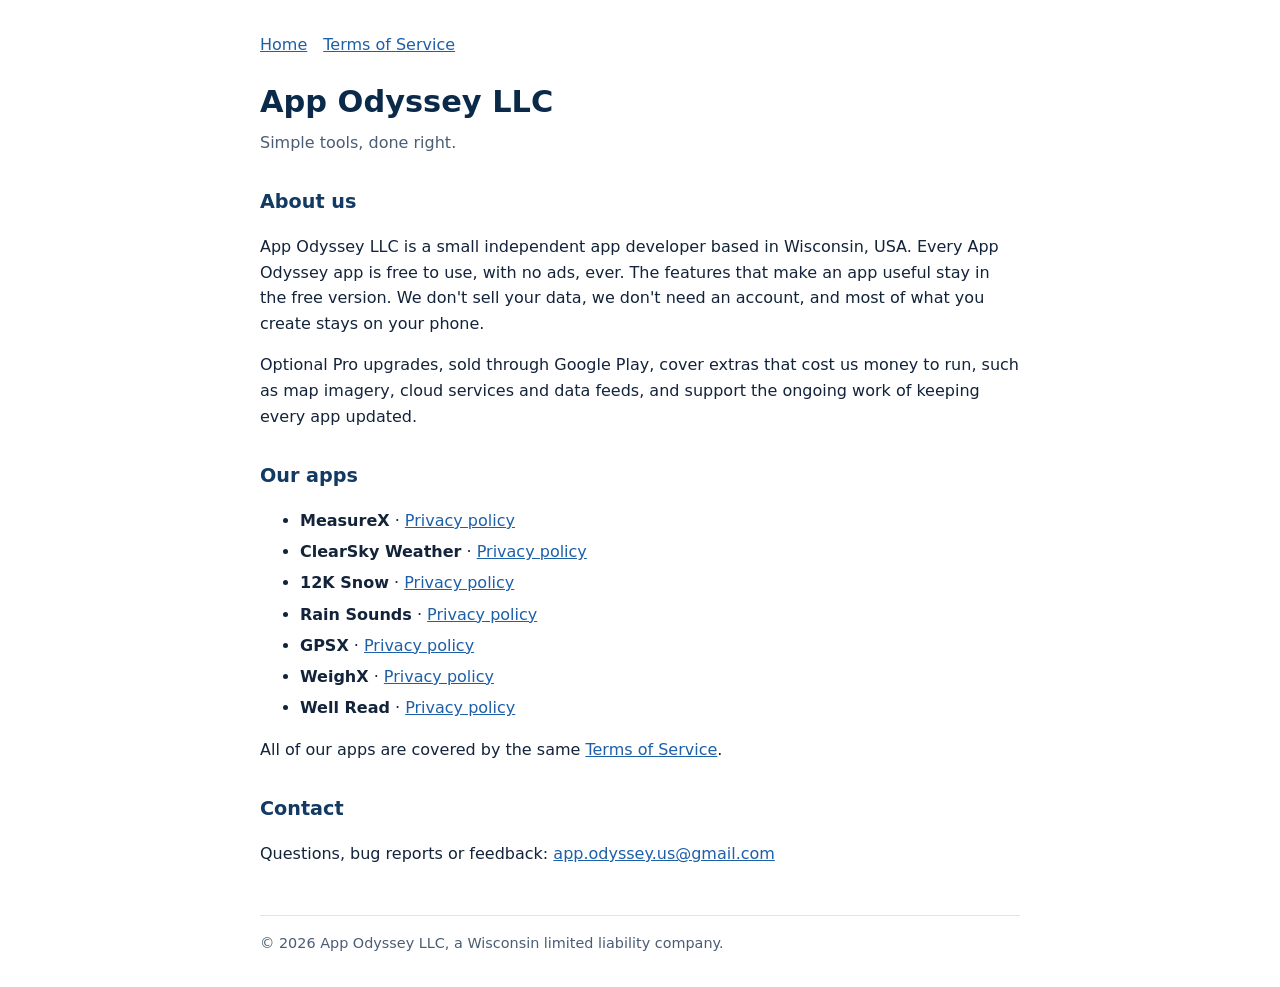
<file: index.html>
<!doctype html>
<html lang="en"><head><meta charset="utf-8"><meta name="google-site-verification" content="I7Ui18bkLc6b4eRYlI24301lXXs8e3VjGN0Ie93j7j8" /><meta name="viewport" content="width=device-width,initial-scale=1">
<title>App Odyssey LLC</title>
<meta name="description" content="App Odyssey LLC makes simple Android apps that are free to use, with no ads and no accounts.">
<link rel="stylesheet" href="style.css">
</head><body>
<nav><a href="./">Home</a><a href="terms.html">Terms of Service</a></nav>
<h1>App Odyssey LLC</h1>
<p class="tag">Simple tools, done right.</p>

<h2>About us</h2>
<p>App Odyssey LLC is a small independent app developer based in Wisconsin, USA. Every App Odyssey app is free to use, with no ads, ever. The features that make an app useful stay in the free version. We don't sell your data, we don't need an account, and most of what you create stays on your phone.</p>
<p>Optional Pro upgrades, sold through Google Play, cover extras that cost us money to run, such as map imagery, cloud services and data feeds, and support the ongoing work of keeping every app updated.</p>

<h2>Our apps</h2>
<ul>
<li><strong>MeasureX</strong> &middot; <a href="https://appodysseyus-coder.github.io/measurex-privacy/">Privacy policy</a></li>
<li><strong>ClearSky Weather</strong> &middot; <a href="https://appodysseyus-coder.github.io/clearsky-privacy/">Privacy policy</a></li>
<li><strong>12K Snow</strong> &middot; <a href="https://appodysseyus-coder.github.io/12k-snow-privacy/">Privacy policy</a></li>
<li><strong>Rain Sounds</strong> &middot; <a href="https://appodysseyus-coder.github.io/rain-sounds-privacy/">Privacy policy</a></li>
<li><strong>GPSX</strong> &middot; <a href="https://appodysseyus-coder.github.io/gpsx-privacy/">Privacy policy</a></li>
<li><strong>WeighX</strong> &middot; <a href="https://appodysseyus-coder.github.io/weighx-privacy/">Privacy policy</a></li>
<li><strong>Well Read</strong> &middot; <a href="https://appodysseyus-coder.github.io/well-read-privacy/">Privacy policy</a></li>
</ul>
<p>All of our apps are covered by the same <a href="terms.html">Terms of Service</a>.</p>

<h2>Contact</h2>
<p>Questions, bug reports or feedback: <a href="mailto:app.odyssey.us@gmail.com">app.odyssey.us@gmail.com</a></p>

<footer>&copy; 2026 App Odyssey LLC, a Wisconsin limited liability company.</footer>
</body></html>
</file>
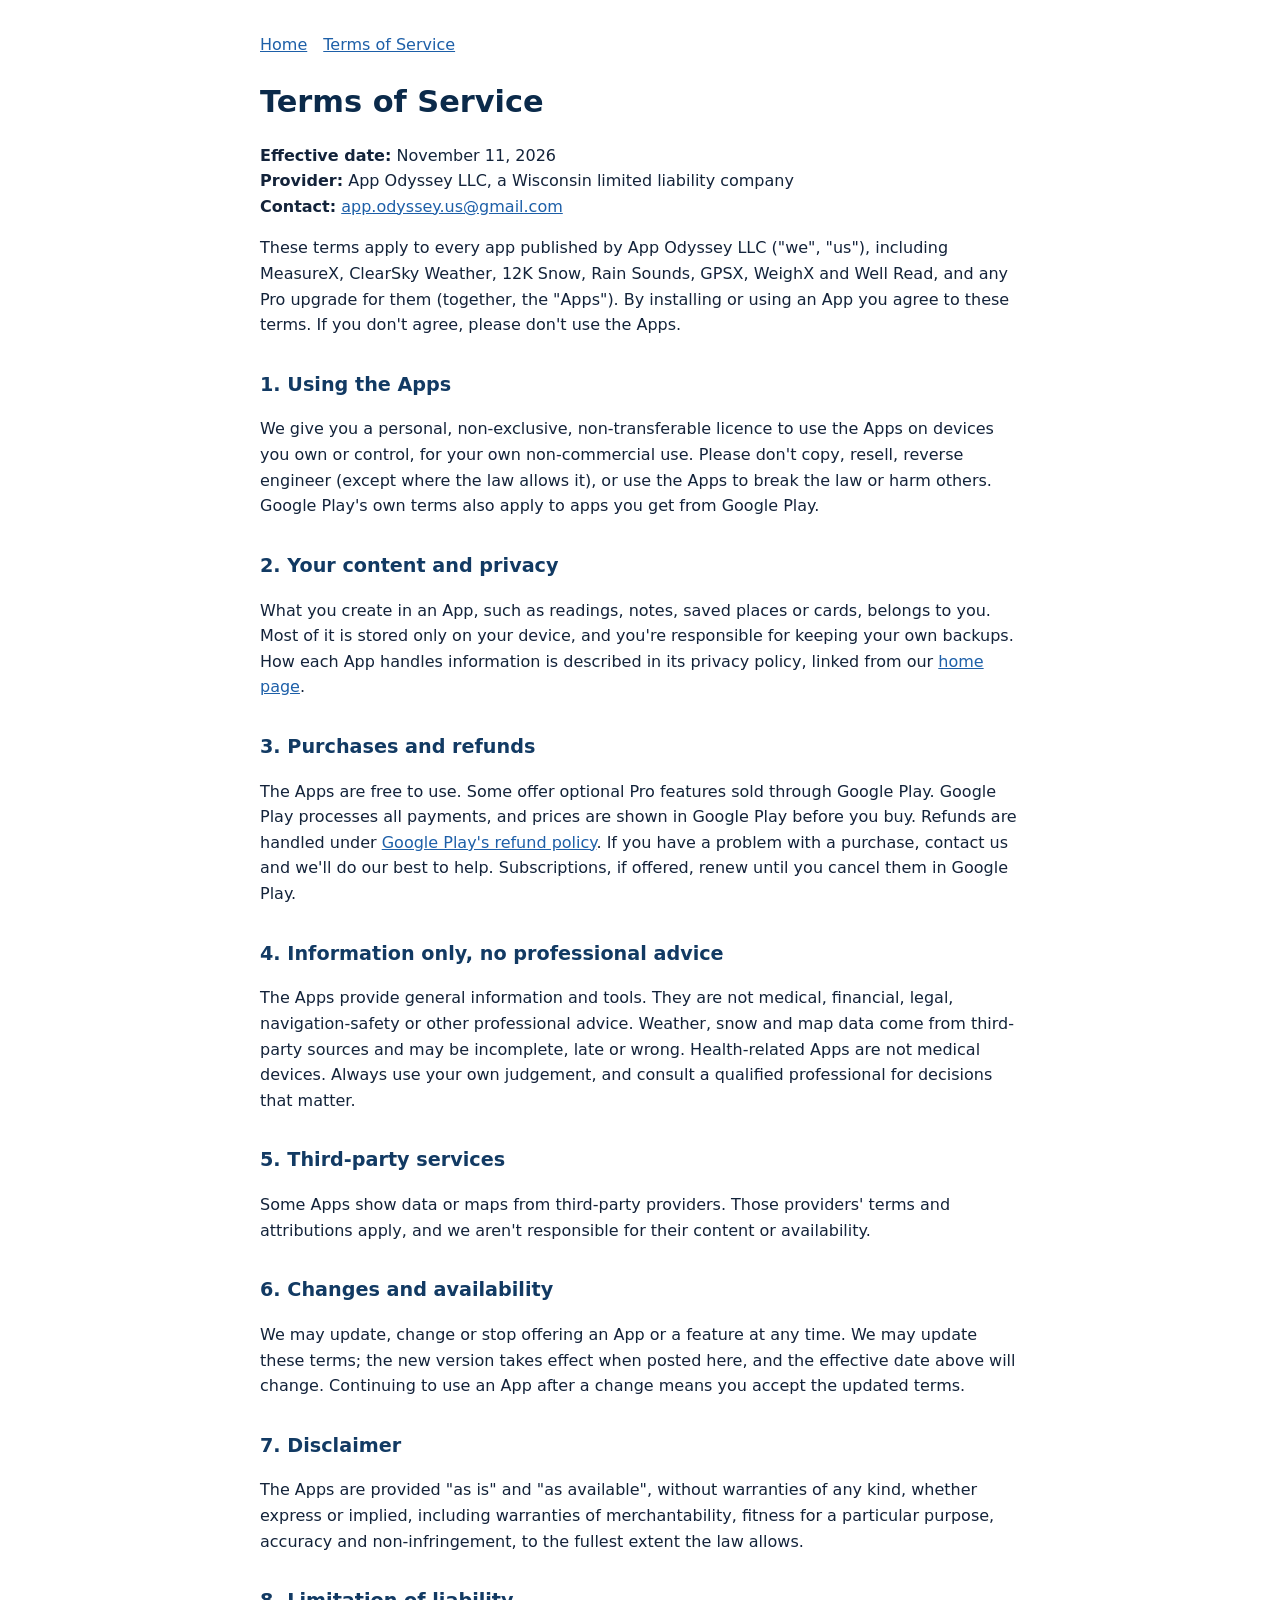
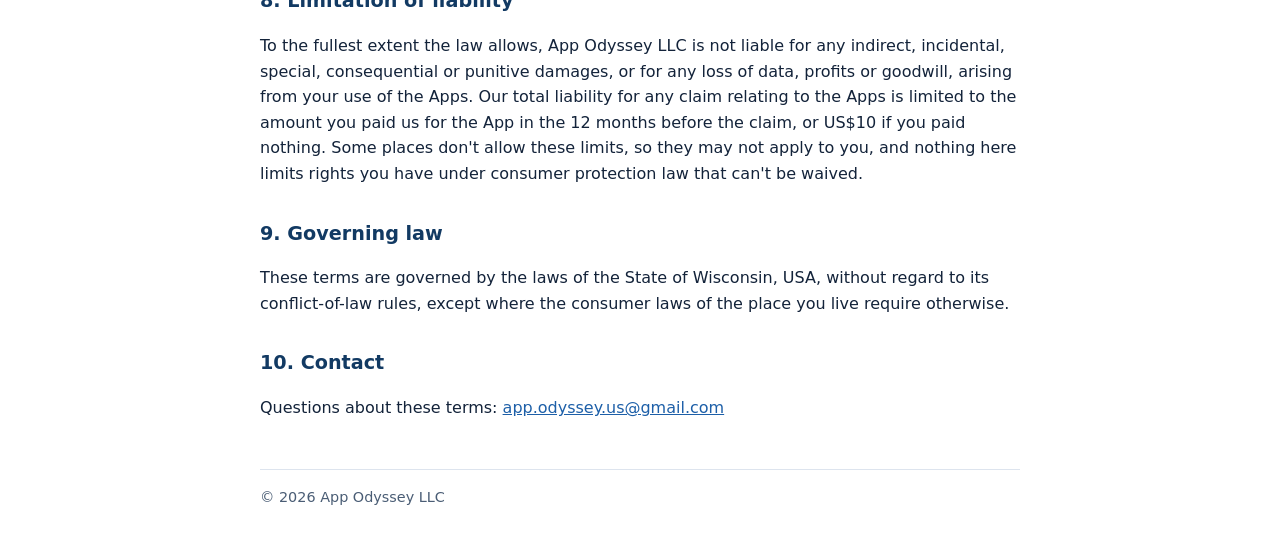
<file: terms.html>
<!doctype html>
<html lang="en"><head><meta charset="utf-8"><meta name="viewport" content="width=device-width,initial-scale=1">
<title>Terms of Service | App Odyssey LLC</title>
<link rel="stylesheet" href="style.css">
</head><body>
<nav><a href="./">Home</a><a href="terms.html">Terms of Service</a></nav>
<h1>Terms of Service</h1>
<p><strong>Effective date:</strong> November 11, 2026<br>
<strong>Provider:</strong> App Odyssey LLC, a Wisconsin limited liability company<br>
<strong>Contact:</strong> <a href="mailto:app.odyssey.us@gmail.com">app.odyssey.us@gmail.com</a></p>

<p>These terms apply to every app published by App Odyssey LLC ("we", "us"), including MeasureX, ClearSky Weather, 12K Snow, Rain Sounds, GPSX, WeighX and Well Read, and any Pro upgrade for them (together, the "Apps"). By installing or using an App you agree to these terms. If you don't agree, please don't use the Apps.</p>

<h2>1. Using the Apps</h2>
<p>We give you a personal, non-exclusive, non-transferable licence to use the Apps on devices you own or control, for your own non-commercial use. Please don't copy, resell, reverse engineer (except where the law allows it), or use the Apps to break the law or harm others. Google Play's own terms also apply to apps you get from Google Play.</p>

<h2>2. Your content and privacy</h2>
<p>What you create in an App, such as readings, notes, saved places or cards, belongs to you. Most of it is stored only on your device, and you're responsible for keeping your own backups. How each App handles information is described in its privacy policy, linked from our <a href="./">home page</a>.</p>

<h2>3. Purchases and refunds</h2>
<p>The Apps are free to use. Some offer optional Pro features sold through Google Play. Google Play processes all payments, and prices are shown in Google Play before you buy. Refunds are handled under <a href="https://support.google.com/googleplay/answer/2479637">Google Play's refund policy</a>. If you have a problem with a purchase, contact us and we'll do our best to help. Subscriptions, if offered, renew until you cancel them in Google Play.</p>

<h2>4. Information only, no professional advice</h2>
<p>The Apps provide general information and tools. They are not medical, financial, legal, navigation-safety or other professional advice. Weather, snow and map data come from third-party sources and may be incomplete, late or wrong. Health-related Apps are not medical devices. Always use your own judgement, and consult a qualified professional for decisions that matter.</p>

<h2>5. Third-party services</h2>
<p>Some Apps show data or maps from third-party providers. Those providers' terms and attributions apply, and we aren't responsible for their content or availability.</p>

<h2>6. Changes and availability</h2>
<p>We may update, change or stop offering an App or a feature at any time. We may update these terms; the new version takes effect when posted here, and the effective date above will change. Continuing to use an App after a change means you accept the updated terms.</p>

<h2>7. Disclaimer</h2>
<p>The Apps are provided "as is" and "as available", without warranties of any kind, whether express or implied, including warranties of merchantability, fitness for a particular purpose, accuracy and non-infringement, to the fullest extent the law allows.</p>

<h2>8. Limitation of liability</h2>
<p>To the fullest extent the law allows, App Odyssey LLC is not liable for any indirect, incidental, special, consequential or punitive damages, or for any loss of data, profits or goodwill, arising from your use of the Apps. Our total liability for any claim relating to the Apps is limited to the amount you paid us for the App in the 12 months before the claim, or US$10 if you paid nothing. Some places don't allow these limits, so they may not apply to you, and nothing here limits rights you have under consumer protection law that can't be waived.</p>

<h2>9. Governing law</h2>
<p>These terms are governed by the laws of the State of Wisconsin, USA, without regard to its conflict-of-law rules, except where the consumer laws of the place you live require otherwise.</p>

<h2>10. Contact</h2>
<p>Questions about these terms: <a href="mailto:app.odyssey.us@gmail.com">app.odyssey.us@gmail.com</a></p>

<footer>&copy; 2026 App Odyssey LLC</footer>
</body></html>
</file>
<file: style.css>
body{font-family:system-ui,-apple-system,Segoe UI,Roboto,sans-serif;max-width:760px;margin:2rem auto;padding:0 1.2rem;line-height:1.6;color:#13233a;background:#fff}
h1{font-size:1.9rem;color:#0b2a4a;margin-bottom:.2rem}h2{font-size:1.2rem;margin-top:2rem;color:#123a63}
a{color:#1d5fa8}li{margin:.35rem 0}.tag{color:#4a5d75;margin-top:0}footer{margin-top:3rem;font-size:.9rem;color:#4a5d75;border-top:1px solid #dde4ee;padding-top:1rem}
nav a{margin-right:1rem}
</file>
